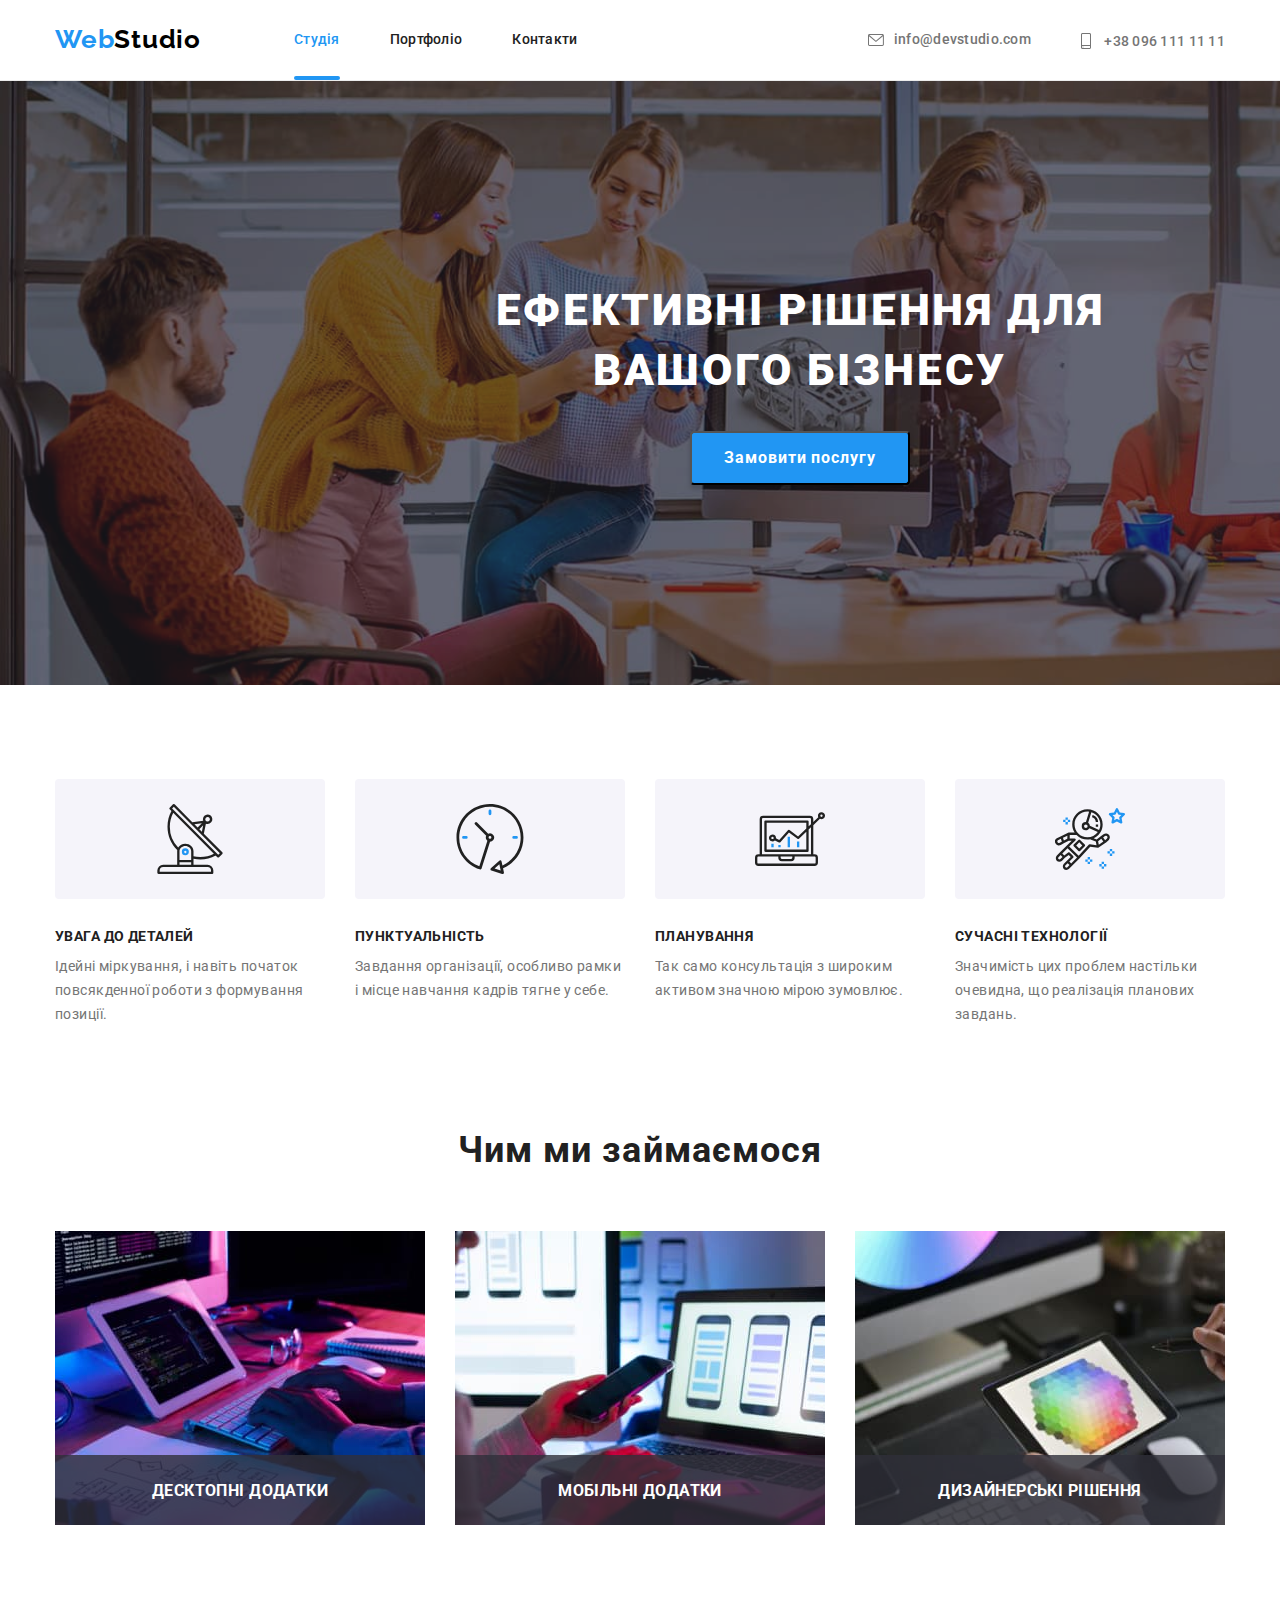
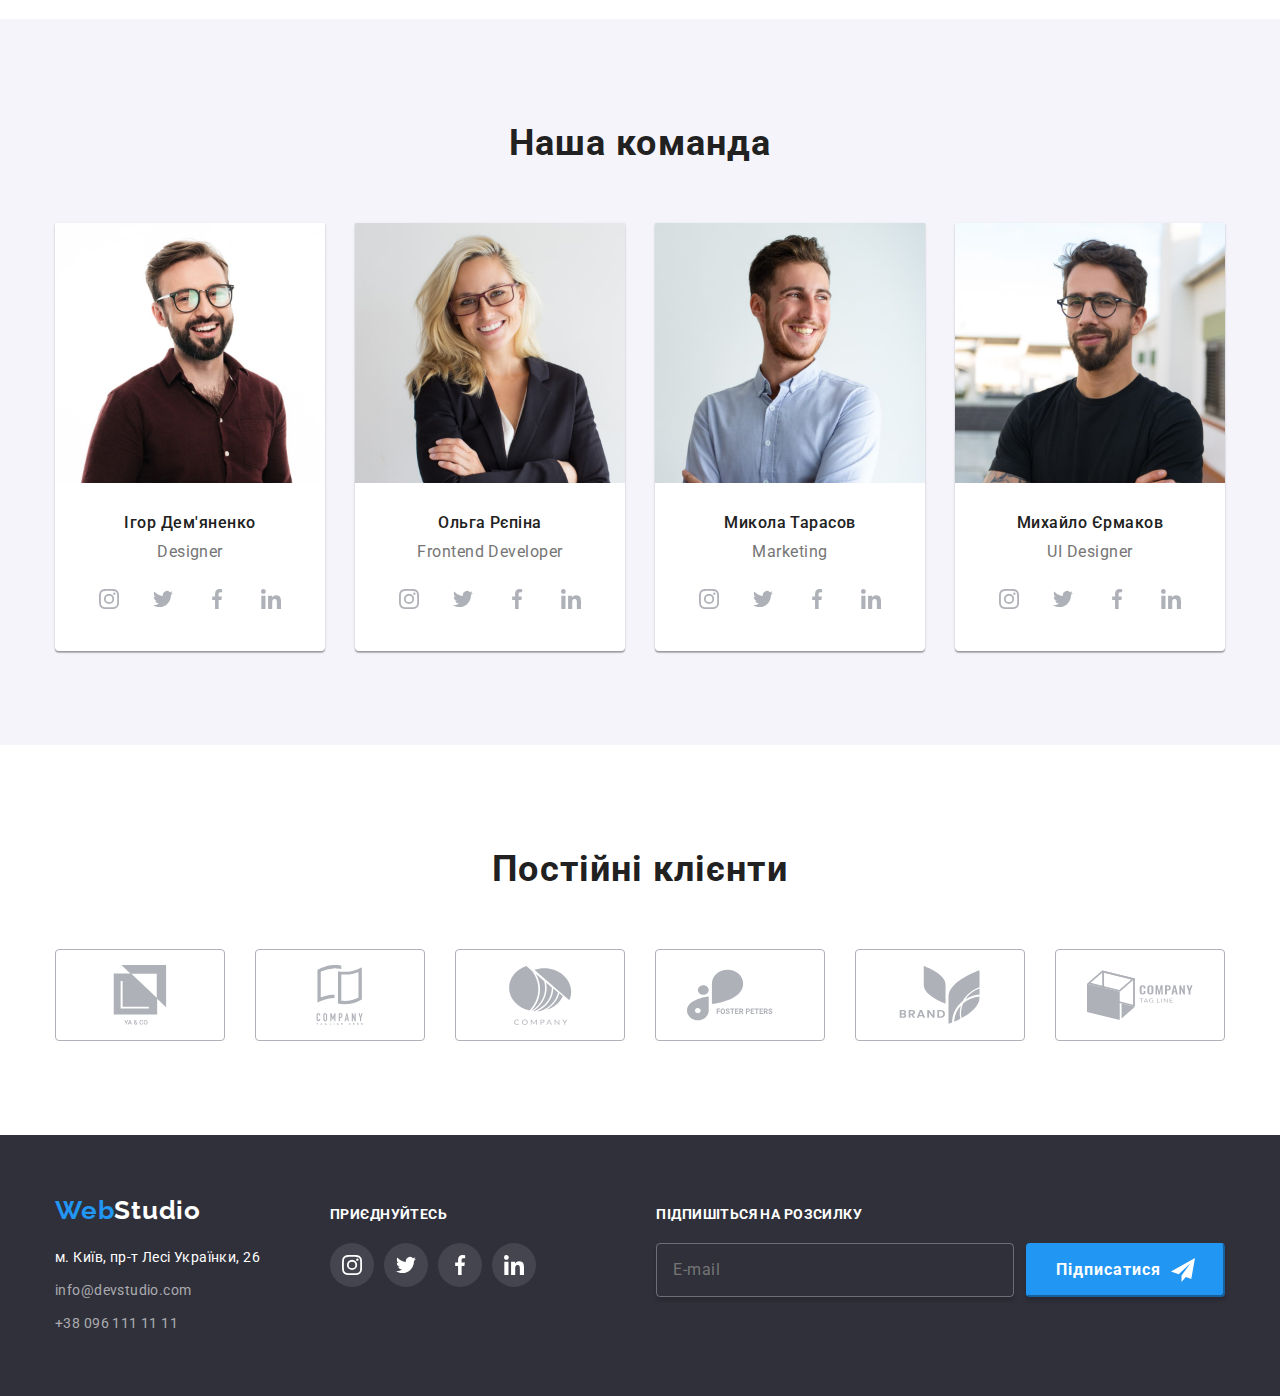
<file: index.html>
<!DOCTYPE html>
<html lang="uk">
  <head>
    <meta charset="UTF-8" />
    <meta http-equiv="X-UA-Compatible" content="IE=edge" />
    <meta name="viewport" content="width=device-width, initial-scale=1.0" />
    <title>WebStudio</title>
    <!-- подключение шрифтов -->
    <link rel="preconnect" href="https://fonts.googleapis.com" />
    <link rel="preconnect" href="https://fonts.gstatic.com" crossorigin />

    <link
      href="https://fonts.googleapis.com/css2?family=Raleway:wght@700&family=Roboto:wght@400;500;700;900&display=swap"
      rel="stylesheet"
    />
    <link
      rel="stylesheet"
      href="https://cdnjs.cloudflare.com/ajax/libs/modern-normalize/2.0.0/modern-normalize.css"
    />
    <link rel="stylesheet" href="./css/styles.css" />
  </head>
  <body>
    <!-- HEADER -->
    <header class="bg-header">
      <div class="container nav-flex">
        <div class="logo-nav-flex">
          <a href="./index.html" class="logo"
            ><span lang="en">Web</span><span lang="en" class="logo-part">Studio</span>
          </a>
          <nav>
            <ul class="nav-flex link">
              <li class="item current-page">
                <a href="#" class="current-page-nav nav-link">Студія</a>
              </li>
              <li class="item">
                <a href="./portfolio.html" class="nav-link">Портфоліо</a>
              </li>
              <li class="item">
                <a href="#contacts" class="nav-link">Контакти</a>
              </li>
            </ul>
          </nav>
        </div>

        <ul class="link nav-flex">
          <li class="item">
            <a href="mailto:info@devstudio.com" class="mail-link">
              <svg class="nav-icon-envelope" width="16" height="12">
                <use href="./images/icons.svg#icon-envelope"></use>
              </svg>
              info@devstudio.com
            </a>
          </li>
          <li class="item">
            <a href="tel:+380961111111" class="tel-link">
              <sub>
                <svg class="nav-icon-smartphone" width="10" height="16">
                  <use href="./images/icons.svg#icon-smartphone"></use>
                </svg>
              </sub>
              +38 096 111 11 11
            </a>
          </li>
        </ul>
      </div>
    </header>
    <main>
      <!-- HERO -->
      <section class="section-bg-hero bg-hero">
        <div class="">
          <div class="container">
            <h1 class="header-hero">Ефективні рішення для вашого бізнесу</h1>
            <button type="button" class="button-service" data-modal-open>Замовити послугу</button>
          </div>
        </div>
      </section>

      <!--About-->
      <section class="section">
        <div class="container">
          <h2 class="visually-hidden">Specific company</h2>
          <ul class="link about-flex">
            <li class="about-list">
              <div class="about-container">
                <svg class="about-icon" width="70" height="70">
                  <use href="./images/icons.svg#icon-antenna"></use>
                </svg>
              </div>
              <h3 class="about-header">УВАГА ДО ДЕТАЛЕЙ</h3>
              <p class="about-paragraph">
                Ідейні міркування, і навіть початок повсякденної роботи з формування позиції.
              </p>
            </li>
            <li class="about-list">
              <div class="about-container">
                <svg class="about-icon" width="70" height="70">
                  <use href="./images/icons.svg#icon-clock"></use>
                </svg>
              </div>
              <h3 class="about-header">ПУНКТУАЛЬНІСТЬ</h3>
              <p class="about-paragraph">
                Завдання організації, особливо рамки і місце навчання кадрів тягне у себе.
              </p>
            </li>
            <li class="about-list">
              <div class="about-container">
                <svg class="about-icon" width="70" height="70">
                  <use href="./images/icons.svg#icon-diagram"></use>
                </svg>
              </div>
              <h3 class="about-header">ПЛАНУВАННЯ</h3>
              <p class="about-paragraph">
                Так само консультація з широким активом значною мірою зумовлює.
              </p>
            </li>
            <li class="about-list">
              <div class="about-container">
                <svg class="about-icon" width="70" height="70">
                  <use href="./images/icons.svg#icon-astronaut"></use>
                </svg>
              </div>
              <h3 class="about-header">СУЧАСНІ ТЕХНОЛОГІЇ</h3>
              <p class="about-paragraph">
                Значимість цих проблем настільки очевидна, що реалізація планових завдань.
              </p>
            </li>
          </ul>
        </div>
      </section>
      <!--About our work-->
      <section class="section work">
        <div class="container">
          <h2 class="header-second">Чим ми займаємося</h2>
          <ul class="link about-work-flex">
            <li class="about-work-list">
              <img src="./images/box1.jpg" alt="Екран і руки на клавіатурі" width="370" />
              <div class="about-work-item">
                <h3>Десктопні додатки</h3>
              </div>
            </li>
            <li class="about-work-list">
              <img src="./images/box2.jpg" alt="Екран і телефон в руці" width="370" />
              <div class="about-work-item">
                <h3>Мобільні додатки</h3>
              </div>
            </li>
            <li class="about-work-list">
              <img src="./images/box3.jpg" alt="Планшет в руці" width="370" />
              <div class="about-work-item">
                <h3>Дизайнерські рішення</h3>
              </div>
            </li>
          </ul>
        </div>
      </section>

      <!-- Our team -->
      <section class="section our-team">
        <div class="container">
          <h2 class="header-second">Наша команда</h2>
          <ul class="link our-team-flex">
            <li class="our-team-list">
              <img src="./images/imgpd1.jpg" alt="Фотографія продакт дизайнера" width="270" />
              <div class="our-team-item">
                <h3 class="our-team-name">Ігор Дем'яненко</h3>
                <p class="our-team-paragraph"><span lang="en">Designer</span></p>
                <ul class="our-team-social-container link">
                  <li class="our-team-icon-container list">
                    <a href="" class="our-team-icon-link" target="_blank" rel="noopener noreferrer">
                      <svg class="our-team-icon" width="20" height="20">
                        <use href="./images/icons.svg#icon-instagram"></use>
                      </svg>
                    </a>
                  </li>
                  <li class="our-team-icon-container list">
                    <a href="" class="our-team-icon-link" target="_blank" rel="noopener noreferrer">
                      <svg class="our-team-icon" width="20" height="20">
                        <use href="./images/icons.svg#icon-twitter"></use>
                      </svg>
                    </a>
                  </li>
                  <li class="our-team-icon-container list">
                    <a href="" class="our-team-icon-link" target="_blank" rel="noopener noreferrer">
                      <svg class="our-team-icon" width="20" height="20">
                        <use href="./images/icons.svg#icon-facebook"></use>
                      </svg>
                    </a>
                  </li>
                  <li class="our-team-icon-container list">
                    <a href="" class="our-team-icon-link" target="_blank" rel="noopener noreferrer">
                      <svg class="our-team-icon" width="20" height="20">
                        <use href="./images/icons.svg#icon-linkedin"></use>
                      </svg>
                    </a>
                  </li>
                </ul>
              </div>
            </li>
            <li class="our-team-list">
              <img src="./images/imgfd1.jpg" alt="Фотографія фронтенд розробника" width="270" />
              <div class="our-team-item">
                <h3 class="our-team-name">Ольга Рєпіна</h3>
                <p class="our-team-paragraph"><span lang="en">Frontend Developer</span></p>
                <ul class="our-team-social-container link">
                  <li class="our-team-icon-container list">
                    <a href="" class="our-team-icon-link" target="_blank" rel="noopener noreferrer">
                      <svg class="our-team-icon" width="20" height="20">
                        <use href="./images/icons.svg#icon-instagram"></use>
                      </svg>
                    </a>
                  </li>
                  <li class="our-team-icon-container list">
                    <a href="" class="our-team-icon-link" target="_blank" rel="noopener noreferrer">
                      <svg class="our-team-icon" width="20" height="20">
                        <use href="./images/icons.svg#icon-twitter"></use>
                      </svg>
                    </a>
                  </li>
                  <li class="our-team-icon-container list">
                    <a href="" class="our-team-icon-link" target="_blank" rel="noopener noreferrer">
                      <svg class="our-team-icon" width="20" height="20">
                        <use href="./images/icons.svg#icon-facebook"></use>
                      </svg>
                    </a>
                  </li>
                  <li class="our-team-icon-container list">
                    <a href="" class="our-team-icon-link" target="_blank" rel="noopener noreferrer">
                      <svg class="our-team-icon" width="20" height="20">
                        <use href="./images/icons.svg#icon-linkedin"></use>
                      </svg>
                    </a>
                  </li>
                </ul>
              </div>
            </li>
            <li class="our-team-list">
              <img src="./images/imgm1.jpg" alt="Фотографія маркетолога" width="270" />
              <div class="our-team-item">
                <h3 class="our-team-name">Микола Тарасов</h3>
                <p class="our-team-paragraph"><span lang="en">Marketing</span></p>
                <ul class="our-team-social-container link">
                  <li class="our-team-icon-container list">
                    <a href="" class="our-team-icon-link" target="_blank" rel="noopener noreferrer">
                      <svg class="our-team-icon" width="20" height="20">
                        <use href="./images/icons.svg#icon-instagram"></use>
                      </svg>
                    </a>
                  </li>
                  <li class="our-team-icon-container list">
                    <a href="" class="our-team-icon-link" target="_blank" rel="noopener noreferrer">
                      <svg class="our-team-icon" width="20" height="20">
                        <use href="./images/icons.svg#icon-twitter"></use>
                      </svg>
                    </a>
                  </li>
                  <li class="our-team-icon-container list">
                    <a href="" class="our-team-icon-link" target="_blank" rel="noopener noreferrer">
                      <svg class="our-team-icon" width="20" height="20">
                        <use href="./images/icons.svg#icon-facebook"></use>
                      </svg>
                    </a>
                  </li>
                  <li class="our-team-icon-container list">
                    <a href="" class="our-team-icon-link" target="_blank" rel="noopener noreferrer">
                      <svg class="our-team-icon" width="20" height="20">
                        <use href="./images/icons.svg#icon-linkedin"></use>
                      </svg>
                    </a>
                  </li>
                </ul>
              </div>
            </li>
            <li class="our-team-list">
              <img src="./images/imguid1.jpg" alt="Фотографія UI дизайнера" width="270" />
              <div class="our-team-item">
                <h3 class="our-team-name">Михайло Єрмаков</h3>
                <p class="our-team-paragraph"><span lang="en">UI Designer</span></p>
                <ul class="our-team-social-container link">
                  <li class="our-team-icon-container list">
                    <a href="" class="our-team-icon-link" target="_blank" rel="noopener noreferrer">
                      <svg class="our-team-icon" width="20" height="20">
                        <use href="./images/icons.svg#icon-instagram"></use>
                      </svg>
                    </a>
                  </li>
                  <li class="our-team-icon-container list">
                    <a href="" class="our-team-icon-link" target="_blank" rel="noopener noreferrer">
                      <svg class="our-team-icon" width="20" height="20">
                        <use href="./images/icons.svg#icon-twitter"></use>
                      </svg>
                    </a>
                  </li>
                  <li class="our-team-icon-container list">
                    <a href="" class="our-team-icon-link" target="_blank" rel="noopener noreferrer">
                      <svg class="our-team-icon" width="20" height="20">
                        <use href="./images/icons.svg#icon-facebook"></use>
                      </svg>
                    </a>
                  </li>
                  <li class="our-team-icon-container list">
                    <a href="" class="our-team-icon-link" target="_blank" rel="noopener noreferrer">
                      <svg class="our-team-icon" width="20" height="20">
                        <use href="./images/icons.svg#icon-linkedin"></use>
                      </svg>
                    </a>
                  </li>
                </ul>
              </div>
            </li>
          </ul>
        </div>
      </section>
      <!-- Our clients -->
      <section class="section our-clients">
        <div class="container">
          <h2 class="header-second">Постійні клієнти</h2>
          <ul class="link our-clients-flex">
            <li class="our-clients-rectangle">
              <a href="" class="our-clients-link" target="_blank" rel="noopener noreferrer">
                <svg class="our-clients-icon" width="106" height="60">
                  <use href="./images/icons.svg#icon-client-1"></use>
                </svg>
              </a>
            </li>
            <li class="our-clients-rectangle">
              <a href="" class="our-clients-link" target="_blank" rel="noopener noreferrer">
                <svg class="our-clients-icon" width="106" height="60">
                  <use href="./images/icons.svg#icon-client-2"></use>
                </svg>
              </a>
            </li>
            <li class="our-clients-rectangle">
              <a href="" class="our-clients-link" target="_blank" rel="noopener noreferrer">
                <svg class="our-clients-icon" width="106" height="60">
                  <use href="./images/icons.svg#icon-client-3"></use>
                </svg>
              </a>
            </li>
            <li class="our-clients-rectangle">
              <a href="" class="our-clients-link" target="_blank" rel="noopener noreferrer">
                <svg class="our-clients-icon" width="106" height="60">
                  <use href="./images/icons.svg#icon-client-4"></use>
                </svg>
              </a>
            </li>
            <li class="our-clients-rectangle">
              <a href="" class="our-clients-link" target="_blank" rel="noopener noreferrer">
                <svg class="our-clients-icon" width="106" height="60">
                  <use href="./images/icons.svg#icon-client-5"></use>
                </svg>
              </a>
            </li>
            <li class="our-clients-rectangle">
              <a href="" class="our-clients-link" target="_blank" rel="noopener noreferrer">
                <svg class="our-clients-icon" width="106" height="60">
                  <use href="./images/icons.svg#icon-client-6"></use>
                </svg>
              </a>
            </li>
          </ul>
        </div>
      </section>
    </main>
    <!-- Footer -->
    <footer class="footer">
      <div class="ft-container container">
        <div class="ft-left-side-container">
          <a href="./index.html" class="logo-ft"
            ><span lang="en">Web</span><span lang="en" class="logo-part-ft">Studio</span>
          </a>
          <address id="contacts" class="ft-address">
            <ul class="link">
              <li class="li-ft">
                <a
                  href="https://goo.gl/maps/rEXAgXgdKfEQJtbBA?coh=178573&amp;entry=tt"
                  target="_blank"
                  rel="noopener noreferrer"
                  class="address-link-ft"
                  >м. Київ, пр-т Лесі Українки, 26
                </a>
              </li>
              <li class="li-ft">
                <a href="mailto:info@devstudio.com" class="mail-link-ft"
                  ><span lang="en">info@devstudio.com</span>
                </a>
              </li>
              <li><a href="tel:+380961111111" class="tel-link-ft">+38 096 111 11 11</a></li>
            </ul>
          </address>
        </div>
        <div class="ft-center-side-container">
          <h2 class="ft-header">приєднуйтесь</h2>
          <ul class="link ft-social-container">
            <li class="ft-icon-container list">
              <a href="" class="ft-icon-link" target="_blank" rel="noopener noreferrer">
                <svg class="ft-icon" width="20" height="20">
                  <use href="./images/icons.svg#icon-instagram"></use>
                </svg>
              </a>
            </li>
            <li class="ft-icon-container list">
              <a href="" class="ft-icon-link" target="_blank" rel="noopener noreferrer">
                <svg class="ft-icon" width="20" height="20">
                  <use href="./images/icons.svg#icon-twitter"></use>
                </svg>
              </a>
            </li>
            <li class="ft-icon-container list">
              <a href="" class="ft-icon-link" target="_blank" rel="noopener noreferrer">
                <svg class="ft-icon" width="20" height="20">
                  <use href="./images/icons.svg#icon-facebook"></use>
                </svg>
              </a>
            </li>
            <li class="ft-icon-container list">
              <a href="" class="ft-icon-link" target="_blank" rel="noopener noreferrer">
                <svg class="ft-icon" width="20" height="20">
                  <use href="./images/icons.svg#icon-linkedin"></use>
                </svg>
              </a>
            </li>
          </ul>
        </div>
        <div class="ft-subscribe-container">
          <h2 class="ft-header">Підпишіться на розсилку</h2>
          <form class="ft-subscription">
            <input class="ft-input" type="email" name="email" placeholder="E-mail" />
            <button type="submit" class="ft-btn">
              Підписатися
              <svg class="ft-btn-icon" width="24" height="24">
                <use href="./images/icons.svg#icon-send"></use>
              </svg>
            </button>
          </form>
        </div>
      </div>
    </footer>

    <!-- Modal window -->
    <div class="backdrop is-hidden" data-modal>
      <div class="modal">
        <button type="button" class="modal-close-btn" data-modal-close>
          <svg class="modal-close-icon" width="18" height="18">
            <use href="./images/icons.svg#close-modal"></use>
          </svg>
        </button>
        <h2 class="mdl-header">Залиште свої дані, ми вам передзвонимо</h2>
        <form class="mdl-form">
          <label class="form-field"
            >Ім'я
            <input class="mdl-input" type="text" name="name" required />
            <svg class="modal-icon" width="18" height="18">
              <use href="./images/icons.svg#person-modal"></use>
            </svg>
          </label>

          <label class="form-field"
            >Телефон
            <input
              class="mdl-input"
              type="tel"
              name="phone"
              minlength="9"
              maxlength="14"
              required
            />
            <svg class="modal-icon" width="18" height="18">
              <use href="./images/icons.svg#phone-modal"></use>
            </svg>
          </label>

          <label class="form-field"
            >Пошта
            <input class="mdl-input" type="email" name="e-mail" required />
            <svg class="modal-icon" width="18" height="18">
              <use href="./images/icons.svg#email-modal"></use>
            </svg>
          </label>

          <label class="form-field form-field-textarea"
            >Коментар
            <textarea
              class="mdl-textarea"
              name="comment"
              rows="7"
              placeholder="Введіть текст"
            ></textarea>
          </label>

          <label class="mdl-label-agr">
            <input class="mdl-checkbox" type="checkbox" />
            <span class="mdl-icon-checkbox"></span>
            <span class="mdl-label-agree">Погоджуюся з розсилкою та приймаю</span>
            <a class="mdl-label-agreement" href="">Умови договору</a>
          </label>

          <button class="mdl-btn-send" type="submit">Відправити</button>
        </form>
      </div>
    </div>
    <script src="./js/modal.js"></script>
  </body>
</html>
</file>
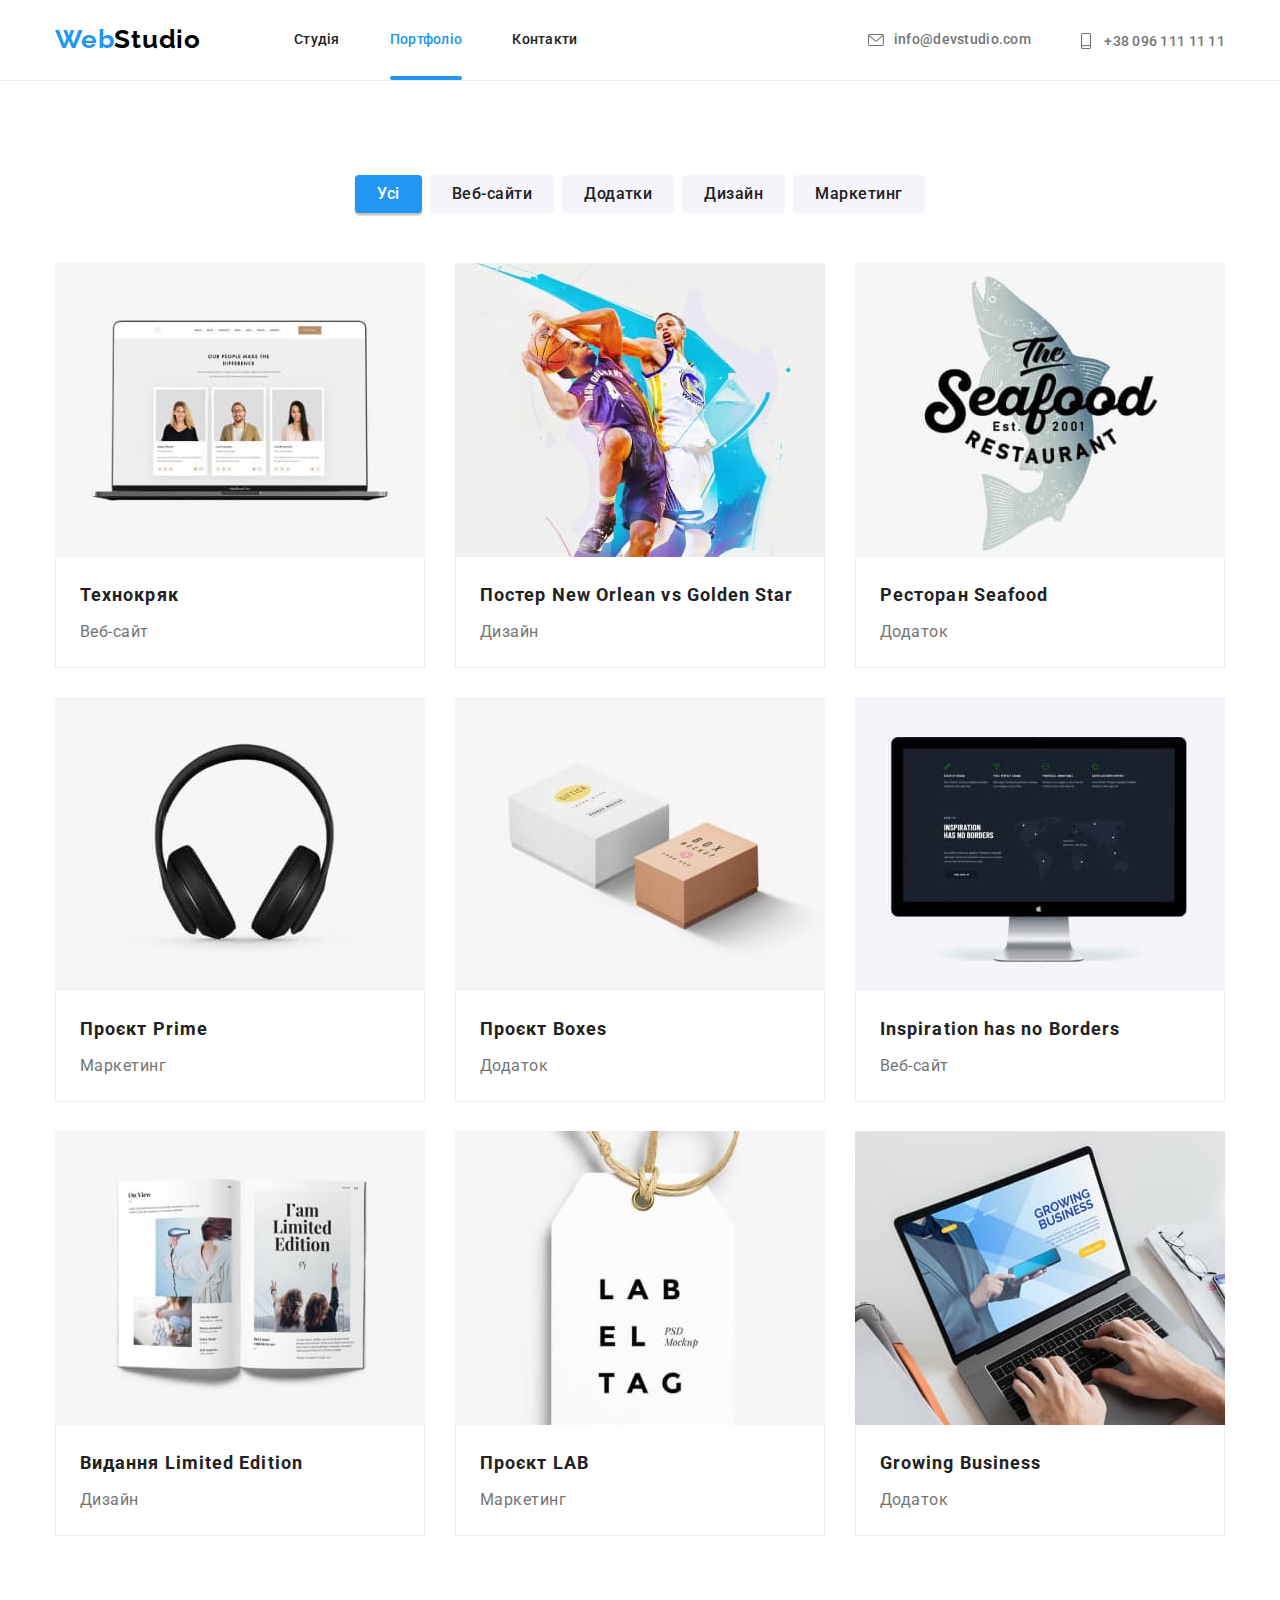
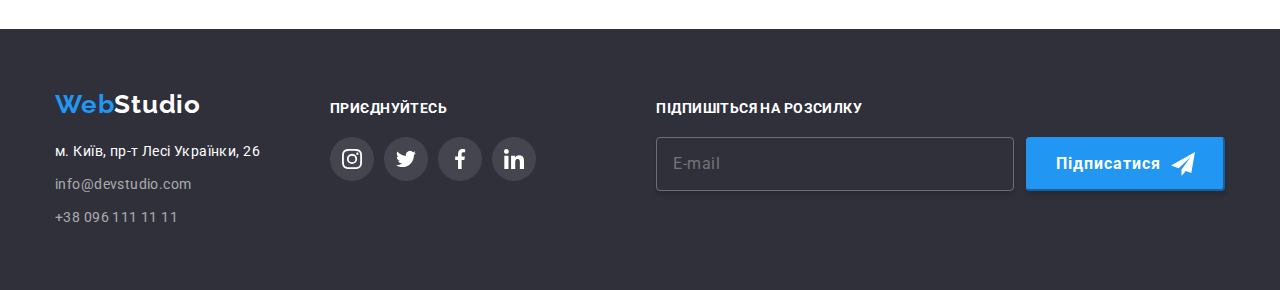
<file: portfolio.html>
<!DOCTYPE html>
<html lang="uk">
  <head>
    <meta charset="UTF-8" />
    <meta http-equiv="X-UA-Compatible" content="IE=edge" />
    <meta name="viewport" content="width=device-width, initial-scale=1.0" />
    <title>WebStudio</title>
    <!-- подключение шрифтов -->
    <link rel="preconnect" href="https://fonts.googleapis.com" />
    <link rel="preconnect" href="https://fonts.gstatic.com" crossorigin />
    <link
      href="https://fonts.googleapis.com/css2?family=Raleway:wght@700&family=Roboto:wght@400;500;700;900&display=swap"
      rel="stylesheet"
    />
    <link
      rel="stylesheet"
      href="https://cdnjs.cloudflare.com/ajax/libs/modern-normalize/2.0.0/modern-normalize.css"
    />
    <link rel="stylesheet" href="./css/styles.css" />
  </head>
  <body>
    <!-- HEADER -->
    <header class="bg-header">
      <div class="container nav-flex">
        <div class="logo-nav-flex">
          <a href="./index.html" class="logo"
            ><span lang="en">Web</span><span lang="en" class="logo-part">Studio</span>
          </a>
          <nav>
            <ul class="link nav-flex">
              <li class="item"><a href="./index.html" class="nav-link">Студія</a></li>
              <li class="item current-page">
                <a href="./portfolio.html" class="current-page-nav nav-link">Портфоліо</a>
              </li>
              <li class="item"><a href="#contacts" class="nav-link">Контакти</a></li>
            </ul>
          </nav>
        </div>
        <ul class="link nav-flex">
          <li class="item">
            <a href="mailto:info@devstudio.com" class="mail-link">
              <svg class="nav-icon-envelope" width="16" height="12">
                <use href="./images/icons.svg#icon-envelope"></use>
              </svg>
              info@devstudio.com
            </a>
          </li>
          <li class="item">
            <a href="tel:+380961111111" class="tel-link">
              <sub>
                <svg class="nav-icon-smartphone" width="10" height="16">
                  <use href="./images/icons.svg#icon-smartphone"></use>
                </svg>
              </sub>
              +38 096 111 11 11
            </a>
          </li>
        </ul>
      </div>
    </header>
    <!-- HERO -->
    <main>
      <section class="section">
        <div class="container">
          <h1 class="visually-hidden">Portfolio</h1>
          <ul class="link menu-portfolio">
            <li class="menu-button">
              <button type="button" class="first">Усі</button>
            </li>
            <li class="menu-button">
              <button type="button" class="menu-list-portfolio">Веб-сайти</button>
            </li>
            <li class="menu-button">
              <button type="button" class="menu-list-portfolio">Додатки</button>
            </li>
            <li class="menu-button">
              <button type="button" class="menu-list-portfolio">Дизайн</button>
            </li>
            <li class="menu-button">
              <button type="button" class="menu-list-portfolio">Маркетинг</button>
            </li>
          </ul>

          <ul class="link exzamples-portfolio">
            <li class="exsamples-list">
              <a href="" class="decoration exsamples-list-link">
                <div class="exsamples-list-img">
                  <img
                    src="./images/img-exsamples1.jpg"
                    alt="Приклад веб-сайту"
                    width="370"
                    height="294"
                  />
                  <p class="exsamples-text-on-img">
                    Ресурс пропонує комплексні пропозиції з різним рівнем функціоналу та сервісів.
                    Все це дозволить відвідувачу отримати вичерпні відомості про компанію чи
                    приватну особу.
                  </p>
                </div>
                <div class="exsamples-item">
                  <h3 class="exsamples-header">Технокряк</h3>
                  <p class="exsamples-paragraph">Веб-сайт</p>
                </div>
              </a>
            </li>
            <li class="exsamples-list">
              <a href="" class="decoration exsamples-list-link">
                <div class="exsamples-list-img">
                  <img
                    src="./images/img-exsamples2.jpg"
                    alt="Приклад дизайну"
                    width="370"
                    height="294"
                    class=""
                  />
                  <p class="exsamples-text-on-img">
                    Ресурс пропонує комплексні пропозиції з різним рівнем функціоналу та сервісів.
                    Все це дозволить відвідувачу отримати вичерпні відомості про компанію чи
                    приватну особу.
                  </p>
                </div>
                <div class="exsamples-item">
                  <h3 class="exsamples-header">
                    Постер <span lang="en">New Orlean vs Golden Star</span>
                  </h3>
                  <p class="exsamples-paragraph">Дизайн</p>
                </div>
              </a>
            </li>
            <li class="exsamples-list">
              <a href="" class="decoration exsamples-list-link">
                <div class="exsamples-list-img">
                  <img
                    src="./images/img-exsamples3.jpg"
                    alt="Приклад додатку"
                    width="370"
                    height="294"
                    class=""
                  />
                  <p class="exsamples-text-on-img">
                    Ресурс пропонує комплексні пропозиції з різним рівнем функціоналу та сервісів.
                    Все це дозволить відвідувачу отримати вичерпні відомості про компанію чи
                    приватну особу.
                  </p>
                </div>
                <div class="exsamples-item">
                  <h3 class="exsamples-header">Ресторан <span lang="en">Seafood</span></h3>
                  <p class="exsamples-paragraph">Додаток</p>
                </div>
              </a>
            </li>
            <li class="exsamples-list">
              <a href="" class="decoration exsamples-list-link">
                <div class="exsamples-list-img">
                  <img
                    src="./images/img-exsamples4.jpg"
                    alt="Приклад маркетингу"
                    width="370"
                    height="294"
                    class=""
                  />
                  <p class="exsamples-text-on-img">
                    Ресурс пропонує комплексні пропозиції з різним рівнем функціоналу та сервісів.
                    Все це дозволить відвідувачу отримати вичерпні відомості про компанію чи
                    приватну особу.
                  </p>
                </div>
                <div class="exsamples-item">
                  <h3 class="exsamples-header">Проєкт <span lang="en">Prime</span></h3>
                  <p class="exsamples-paragraph">Маркетинг</p>
                </div>
              </a>
            </li>
            <li class="exsamples-list">
              <a href="" class="decoration exsamples-list-link">
                <div class="exsamples-list-img">
                  <img
                    src="./images/img-exsamples5.jpg"
                    alt="Приклад додатку"
                    width="370"
                    height="294"
                    class=""
                  />
                  <p class="exsamples-text-on-img">
                    Ресурс пропонує комплексні пропозиції з різним рівнем функціоналу та сервісів.
                    Все це дозволить відвідувачу отримати вичерпні відомості про компанію чи
                    приватну особу.
                  </p>
                </div>
                <div class="exsamples-item">
                  <h3 class="exsamples-header">Проєкт Boxes</h3>
                  <p class="exsamples-paragraph">Додаток</p>
                </div>
              </a>
            </li>
            <li class="exsamples-list">
              <a href="" class="decoration exsamples-list-link">
                <div class="exsamples-list-img">
                  <img
                    src="./images/img-exsamples6.jpg"
                    alt="Приклад веб-сайту"
                    width="370"
                    height="294"
                    class="class"
                  />
                  <p class="exsamples-text-on-img">
                    Ресурс пропонує комплексні пропозиції з різним рівнем функціоналу та сервісів.
                    Все це дозволить відвідувачу отримати вичерпні відомості про компанію чи
                    приватну особу.
                  </p>
                </div>
                <div class="exsamples-item">
                  <h3 class="exsamples-header">
                    <span lang="en">Inspiration has no Borders</span>
                  </h3>
                  <p class="exsamples-paragraph">Веб-сайт</p>
                </div>
              </a>
            </li>
            <li class="exsamples-list">
              <a href="" class="decoration exsamples-list-link">
                <div class="exsamples-list-img">
                  <img
                    src="./images/img-exsamples7.jpg"
                    alt="Приклад дизайну"
                    width="370"
                    height="294"
                    class="class"
                  />
                  <p class="exsamples-text-on-img">
                    Ресурс пропонує комплексні пропозиції з різним рівнем функціоналу та сервісів.
                    Все це дозволить відвідувачу отримати вичерпні відомості про компанію чи
                    приватну особу.
                  </p>
                </div>
                <div class="exsamples-item">
                  <h3 class="exsamples-header">Видання <span lang="en">Limited Edition</span></h3>
                  <p class="exsamples-paragraph">Дизайн</p>
                </div>
              </a>
            </li>
            <li class="exsamples-list">
              <a href="" class="decoration exsamples-list-link">
                <div class="exsamples-list-img">
                  <img
                    src="./images/img-exsamples8.jpg"
                    alt="Приклад маркетингу"
                    width="370"
                    height="294"
                    class="class"
                  />
                  <p class="exsamples-text-on-img">
                    Ресурс пропонує комплексні пропозиції з різним рівнем функціоналу та сервісів.
                    Все це дозволить відвідувачу отримати вичерпні відомості про компанію чи
                    приватну особу.
                  </p>
                </div>
                <div class="exsamples-item">
                  <h3 class="exsamples-header">Проєкт <span lang="en">LAB</span></h3>
                  <p class="exsamples-paragraph">Маркетинг</p>
                </div>
              </a>
            </li>
            <li class="exsamples-list">
              <a href="" class="decoration exsamples-list-link">
                <div class="exsamples-list-img">
                  <img
                    src="./images/img-exsamples9.jpg"
                    alt="Приклад додатку"
                    width="370"
                    height="294"
                    class="class"
                  />
                  <p class="exsamples-text-on-img">
                    Ресурс пропонує комплексні пропозиції з різним рівнем функціоналу та сервісів.
                    Все це дозволить відвідувачу отримати вичерпні відомості про компанію чи
                    приватну особу.
                  </p>
                </div>
                <div class="exsamples-item">
                  <h3 class="exsamples-header"><span lang="en">Growing Business</span></h3>
                  <p class="exsamples-paragraph">Додаток</p>
                </div>
              </a>
            </li>
          </ul>
        </div>
      </section>
    </main>
    <!-- Footer -->
    <footer class="footer">
      <div class="ft-container container">
        <div class="ft-left-side-container">
          <a href="./index.html" class="logo-ft"
            ><span lang="en">Web</span><span lang="en" class="logo-part-ft">Studio</span>
          </a>
          <address id="contacts" class="ft-address">
            <ul class="link">
              <li class="li-ft">
                <a
                  href="https://goo.gl/maps/rEXAgXgdKfEQJtbBA?coh=178573&amp;entry=tt"
                  target="_blank"
                  rel="noopener noreferrer"
                  class="address-link-ft"
                  >м. Київ, пр-т Лесі Українки, 26
                </a>
              </li>
              <li class="li-ft">
                <a href="mailto:info@devstudio.com" class="mail-link-ft"
                  ><span lang="en">info@devstudio.com</span>
                </a>
              </li>
              <li><a href="tel:+380961111111" class="tel-link-ft">+38 096 111 11 11</a></li>
            </ul>
          </address>
        </div>
        <div class="ft-center-side-container">
          <h2 class="ft-header">приєднуйтесь</h2>
          <ul class="link ft-social-container">
            <li class="ft-icon-container list">
              <a href="" class="ft-icon-link" target="_blank" rel="noopener noreferrer">
                <svg class="ft-icon" width="20" height="20">
                  <use href="./images/icons.svg#icon-instagram"></use>
                </svg>
              </a>
            </li>
            <li class="ft-icon-container list">
              <a href="" class="ft-icon-link" target="_blank" rel="noopener noreferrer">
                <svg class="ft-icon" width="20" height="20">
                  <use href="./images/icons.svg#icon-twitter"></use>
                </svg>
              </a>
            </li>
            <li class="ft-icon-container list">
              <a href="" class="ft-icon-link" target="_blank" rel="noopener noreferrer">
                <svg class="ft-icon" width="20" height="20">
                  <use href="./images/icons.svg#icon-facebook"></use>
                </svg>
              </a>
            </li>
            <li class="ft-icon-container list">
              <a href="" class="ft-icon-link" target="_blank" rel="noopener noreferrer">
                <svg class="ft-icon" width="20" height="20">
                  <use href="./images/icons.svg#icon-linkedin"></use>
                </svg>
              </a>
            </li>
          </ul>
        </div>
        <div class="ft-subscribe-container">
          <h2 class="ft-header">Підпишіться на розсилку</h2>
          <form class="ft-subscription">
            <input class="ft-input" type="email" name="email" placeholder="E-mail" />
            <button type="submit" class="ft-btn">
              Підписатися
              <svg class="ft-btn-icon" width="24" height="24">
                <use href="./images/icons.svg#icon-send"></use>
              </svg>
            </button>
          </form>
        </div>
      </div>
    </footer>
  </body>
</html>
</file>
<file: css/styles.css>
:root {
  --bg-color-main: #2f303a;
  --accent-color: #2196f3;
  --second-accent-color: #ffffff;
  --header-color: #212121;
  --paragraph-color: #757575;

  --font-family: 'Roboto', sans-serif;
  --font-weight-nav: 500;
  --font-weight-header: 700;
  --font-weight-main-header: 900;
  --font-weight-paragraph: 400;

  --font-size-paragraph: 14px;
  --font-size-header: 16px;
}

body {
  font-family: 'Roboto', 'Helvetica Neue', 'Verdana', 'Tahoma', sans-serif;
  font-style: normal;
  font-size: var(--font-size-paragraph);
  margin: 0;
  background-color: var(--second-accent-color);
}
.container {
  width: 1200px;
  padding-left: 15px;
  padding-right: 15px;
  margin-left: auto;
  margin-right: auto;
}
h1,
h2,
h3,
h4,
h5,
h6,
p,
ul {
  margin-top: 0;
  margin-bottom: 0;
}
.link {
  list-style-type: none;
  padding: 0;
  margin: 0;
}
.section {
  background-color: var(--second-accent-color);
  padding-top: 94px;
  padding-bottom: 94px;
}

/* Header */
.bg-header {
  background-color: var(--second-accent-color);
  border-bottom: 1px solid #ececec;
}

.logo {
  color: var(--accent-color);
  text-decoration: none;
  font-family: 'Raleway';
  font-weight: var(--font-weight-header);
  font-size: 26px;
  line-height: 1.192;
  letter-spacing: 0.03em;
  margin-right: 93px;
}
.logo-part {
  color: #000000;
}
.logo-nav-flex {
  display: flex;
  align-items: center;
}

.nav-flex {
  display: flex;
  align-items: center;
  margin-left: auto;
}

.item {
  margin-right: 50px;
}
.item:last-child {
  margin-right: 0;
}
.nav-link {
  position: relative;
  color: var(--header-color);
  text-decoration: none;
  font-weight: var(--font-weight-nav);
  line-height: 1.14;
  letter-spacing: 0.02em;
  display: block;
  padding-top: 32px;
  padding-bottom: 32px;
  transition: color 250ms cubic-bezier(0.4, 0, 0.2, 1);
}
.current-page-nav::after {
  position: absolute;
  left: 0;
  bottom: 0;
  content: '';
  width: 100%;
  height: 4px;
  border-radius: 2px;
  background-color: var(--accent-color);
}

.mail-link {
  color: var(--paragraph-color);
  text-decoration: none;
  font-weight: var(--font-weight-nav);
  line-height: 1.14;
  letter-spacing: 0.02em;
  display: flex;
  align-items: center;
  transition: color 250ms cubic-bezier(0.4, 0, 0.2, 1);
}

.nav-icon-envelope {
  margin-right: 10px;
  fill: currentColor;
}

.tel-link {
  color: var(--paragraph-color);
  text-decoration: none;
  font-weight: var(--font-weight-nav);
  line-height: 1.14;
  letter-spacing: 0.02em;
  transition: color 250ms cubic-bezier(0.4, 0, 0.2, 1);
}
.nav-icon-smartphone {
  margin-right: 10px;
  fill: currentColor;
}
.nav-link:focus,
.nav-link:hover,
.tel-link:focus,
.tel-link:hover,
.mail-link:focus,
.mail-link:hover {
  color: var(--accent-color);
}
.current-page > a {
  color: var(--accent-color);
}

/* HERO */

.section-bg-hero {
  background-image: url(../images/img-hero-overlay.png), url(../images/img-hero.jpg);
  background-size: cover;
  background-color: #c4c4c4;
  width: 1600px;

  text-align: center;
  margin-left: auto;
  margin-right: auto;
}
.bg-hero {
  padding-top: 200px;
  padding-bottom: 200px;
}

.header-hero {
  color: var(--second-accent-color);
  font-weight: var(--font-weight-main-header);
  font-size: 44px;
  line-height: 1.36;
  text-align: center;
  letter-spacing: 0.06em;
  text-transform: uppercase;
  width: 696px;

  margin-bottom: 30px;
  margin-left: auto;
  margin-right: auto;
}

.button-service {
  color: var(--second-accent-color);
  font-weight: var(--font-weight-header);
  font-family: var(--font-family);
  font-size: 16px;
  line-height: 1.88;
  letter-spacing: 0.06em;
  background-color: var(--accent-color);

  padding: 10px 32px;
  cursor: pointer;

  box-shadow: 0px 4px 4px rgba(0, 0, 0, 0.15);
  border-radius: 4px;
}
.button-service:active {
  background-color: #188ce8;
}

/* About */

.visually-hidden {
  position: absolute;
  white-space: nowrap;
  width: 1px;
  height: 1px;
  overflow: hidden;
  border: 0;
  padding: 0;
  clip: rect(0 0 0 0);
  clip-path: inset(50%);
  margin: -1px;
}
.about-flex {
  display: flex;
  flex-wrap: wrap;
  gap: 30px;
}

.header-second {
  color: var(--header-color);
  font-weight: var(--font-weight-header);
  font-size: 36px;
  line-height: 1.67;
  text-align: center;
  letter-spacing: 0.03em;

  margin-bottom: 50px;
}

.about-header {
  color: var(--header-color);
  font-weight: var(--font-weight-header);
  font-size: var(--font-size-paragraph);
  line-height: 1.14;
  letter-spacing: 0.03em;
  text-transform: uppercase;

  margin-bottom: 10px;
}
.about-paragraph {
  color: var(--paragraph-color);
  font-weight: var(--font-weight-paragraph);
  line-height: 1.71;
  letter-spacing: 0.03em;
}
.about-list {
  width: 270px;
}

.about-container {
  background-color: #f5f4fa;
  border-radius: 4px;
  margin-bottom: 30px;
  height: 120px;
  display: flex;
  justify-content: center;
  align-items: center;
}
.about-icon {
  display: block;
}

/* About our work */
.work {
  padding-top: 0px;
}
.about-work-flex {
  display: flex;
  flex-wrap: wrap;
  gap: 30px;
}
.about-work-list {
  width: 370px;
  position: relative;
}
img {
  display: block;
}

.about-work-item {
  position: absolute;
  height: 70px;
  width: 100%;
  background-color: rgba(47, 48, 58, 0.8);
  left: 0;
  bottom: 0;

  color: var(--second-accent-color);

  font-weight: var(--font-weight-header);
  letter-spacing: 0.42px;
  text-transform: uppercase;
  display: block;
  text-align: center;
  padding-top: 27px;
  padding-bottom: 27px;
}

/* Our-team */

.our-team {
  background-color: #f5f4fa;
}

.our-team-flex {
  display: flex;
  flex-wrap: wrap;
  gap: 30px;
}
.our-team-list {
  background-color: var(--second-accent-color);
  width: 270px;
  box-shadow: 0px 1px 3px rgba(0, 0, 0, 0.12), 0px 1px 1px rgba(0, 0, 0, 0.14),
    0px 2px 1px rgba(0, 0, 0, 0.2);
  border-radius: 0px 0px 4px 4px;
}
.our-team-name {
  color: var(--header-color);
  font-weight: var(--font-weight-nav);
  font-size: var(--font-size-header);
  line-height: 1.19;
  text-align: center;
  letter-spacing: 0.03em;
  margin-bottom: 10px;
}
.our-team-paragraph {
  color: var(--paragraph-color);
  font-weight: var(--font-weight-paragraph);
  font-size: var(--font-size-header);
  line-height: 1.19;
  text-align: center;
  letter-spacing: 0.03em;
  margin-bottom: 16px;
}
.our-team-item {
  padding-top: 30px;
  padding-bottom: 30px;
  padding-left: 32px;
  padding-right: 32px;
}

.our-team-social-container {
  display: flex;
}

.our-team-icon-container {
  width: 44px;
  height: 44px;
}
.our-team-icon-link {
  display: flex;
  height: 100%;
  width: 100%;
  justify-content: center;
  align-items: center;

  color: #afb1b8;
  border: none;
  background-color: transparent;
  border-radius: 50%;
  transition: color 250ms cubic-bezier(0.4, 0, 0.2, 1),
    background-color 250ms cubic-bezier(0.4, 0, 0.2, 1);
}
.our-team-icon {
  display: block;
  fill: currentColor;
}

.our-team-icon-container:not(:last-child) {
  margin-right: 10px;
}

.our-team-icon-link:hover,
.our-team-icon-link:focus {
  background-color: var(--accent-color);
  color: var(--second-accent-color);
}

/* Our clients */

.our-clients-flex {
  display: flex;
  flex-wrap: wrap;
  gap: 30px;
}
.our-clients-rectangle {
  width: 170px;
  height: 92px;
}
.our-clients-link {
  display: flex;
  height: 100%;
  width: 100%;
  justify-content: center;
  align-items: center;

  background-color: transparent;
  border: 1px solid #afb1b8;
  border-radius: 4px;
  color: #afb1b8;
  transition: color 250ms cubic-bezier(0.4, 0, 0.2, 1),
    border-color 250ms cubic-bezier(0.4, 0, 0.2, 1);
}
.our-clients-icon {
  display: block;
  fill: currentColor;
}
.our-clients-link:focus,
.our-clients-link:hover {
  border-color: var(--accent-color);
  color: var(--accent-color);
}

/* FOOTER */
.footer {
  background-color: var(--bg-color-main);
  padding-top: 60px;
  padding-bottom: 60px;
}
.ft-container {
  display: flex;
  align-items: baseline;
}
.ft-left-side-container {
  margin-right: 70px;
}

.logo-ft {
  color: var(--accent-color);
  text-decoration: none;
  font-family: 'Raleway';
  font-weight: var(--font-weight-header);
  font-size: 26px;
  line-height: 1.192;
  letter-spacing: 0.03em;

  display: inline-block;
  margin-bottom: 20px;
}
.logo-part-ft {
  color: var(--second-accent-color);
}
.ft-address {
  font-style: normal;
}
.li-ft {
  margin-bottom: 9px;
}
.address-link-ft {
  color: var(--second-accent-color);

  text-decoration: none;
  font-weight: var(--font-weight-paragraph);
  line-height: 1.714;
  letter-spacing: 0.03em;

  display: inline-block;
  transition: color 250ms cubic-bezier(0.4, 0, 0.2, 1);
}
.mail-link-ft {
  color: rgba(255, 255, 255, 0.6);

  text-decoration: none;
  font-weight: var(--font-weight-paragraph);
  line-height: 1.714;
  letter-spacing: 0.03em;

  display: inline-block;
  transition: color 250ms cubic-bezier(0.4, 0, 0.2, 1);
}
.tel-link-ft {
  color: rgba(255, 255, 255, 0.6);
  text-decoration: none;
  font-weight: var(--font-weight-paragraph);
  line-height: 1.714;
  letter-spacing: 0.03em;

  display: inline-block;
  transition: color 250ms cubic-bezier(0.4, 0, 0.2, 1);
}
.address-link-ft:focus,
.address-link-ft:hover,
.mail-link-ft:focus,
.mail-link-ft:hover,
.tel-link-ft:focus,
.tel-link-ft:hover {
  color: var(--accent-color);
}

.ft-center-side-container {
  margin-right: 93px;
}
.ft-header {
  font-weight: 700;
  font-size: 14px;
  line-height: 1.14;
  letter-spacing: 0.03em;
  text-transform: uppercase;
  color: var(--second-accent-color);
  margin-bottom: 20px;
}

.ft-social-container {
  display: flex;
}
.ft-icon-container {
  width: 44px;
  height: 44px;
}
.ft-icon-container:not(:last-child) {
  margin-right: 10px;
}

.ft-icon-link {
  display: flex;
  height: 100%;
  width: 100%;
  justify-content: center;
  align-items: center;

  color: var(--second-accent-color);

  border: none;
  background-color: rgba(255, 255, 255, 0.1);
  border-radius: 50%;
  transition: background-color 250ms cubic-bezier(0.4, 0, 0.2, 1);
}
.ft-icon {
  display: block;
  fill: currentColor;
}

.ft-icon-link:hover,
.ft-icon-link:focus {
  background-color: var(--accent-color);
}

.ft-subscribe-container {
  margin-left: auto;
}
.ft-subscription {
  display: flex;
}
.ft-input {
  margin-right: 12px;

  padding-top: 15px;
  padding-bottom: 15px;
  padding-left: 16px;
  width: 358px;
  border-radius: 4px;
  border: 1px solid rgba(255, 255, 255, 0.3);
  background: rgba(33, 150, 243, 0);
  box-shadow: 0px 4px 4px 0px rgba(0, 0, 0, 0.15);

  color: rgba(255, 255, 255, 0.6);
  font-size: var(--font-size-header);
  line-height: 1.25;
  letter-spacing: 0.48px;
}

.ft-btn {
  border-radius: 4px;
  border-color: var(--accent-color);
  background: var(--accent-color);
  box-shadow: 0px 4px 4px 0px rgba(0, 0, 0, 0.15);

  color: var(--second-accent-color);
  text-align: center;
  font-size: var(--font-size-header);
  font-weight: 700;
  line-height: 1.875;
  letter-spacing: 0.96px;
  padding: 10px 28px;
  cursor: pointer;
  display: flex;
  align-items: center;
  gap: 10px;
}

.ft-btn-icon {
  display: block;
  fill: var(--second-accent-color);
  background: inherit;
}

/* PORTFOLIO PAGE */

.menu-portfolio {
  display: flex;
  justify-content: center;

  margin-bottom: 50px;
}

.menu-button {
  text-decoration: none;
}
.menu-button:not(:last-child) {
  margin-right: 8px;
}
.menu-list-portfolio {
  background-color: #f5f4fa;
  color: var(--header-color);
  font-family: inherit;
  font-weight: var(--font-weight-nav);
  font-size: var(--font-size-header);
  line-height: 1.62;
  letter-spacing: 0.03em;
  cursor: pointer;
  padding: 6px 22px;

  border-color: #f5f4fa;
  border-radius: 4px;
  border-width: 0px;

  transition: background-color 250ms cubic-bezier(0.4, 0, 0.2, 1),
    color 250ms cubic-bezier(0.4, 0, 0.2, 1), box-shadow 250ms cubic-bezier(0.4, 0, 0.2, 1);
}
.menu-list-portfolio:focus,
.menu-list-portfolio:hover {
  background-color: var(--accent-color);
  color: var(--second-accent-color);
  box-shadow: 0px 3px 1px rgba(0, 0, 0, 0.1), 0px 1px 2px rgba(0, 0, 0, 0.08),
    0px 2px 2px rgba(0, 0, 0, 0.12);
}

.first {
  background-color: var(--accent-color);
  color: var(--second-accent-color);
  font-family: inherit;
  font-weight: var(--font-weight-nav);
  font-size: var(--font-size-header);
  line-height: 1.62;
  letter-spacing: 0.03em;
  cursor: pointer;
  padding: 6px 22px;

  border-color: #f5f4fa;
  border-radius: 4px;
  border-width: 0px;

  box-shadow: 0px 3px 1px rgba(0, 0, 0, 0.1), 0px 1px 2px rgba(0, 0, 0, 0.08),
    0px 2px 2px rgba(0, 0, 0, 0.12);

  transition: background-color 250ms cubic-bezier(0.4, 0, 0.2, 1),
    color 250ms cubic-bezier(0.4, 0, 0.2, 1), box-shadow 250ms cubic-bezier(0.4, 0, 0.2, 1);
}

.first:focus,
.first:hover {
  background-color: #f5f4fa;
  color: var(--header-color);
  box-shadow: none;
}
.exzamples-portfolio {
  display: flex;

  flex-wrap: wrap;
  gap: 30px;
}
.exsamples-list {
  background-color: var(--second-accent-color);

  width: 370px;
  height: 404px;
}
.exsamples-list-link {
  display: block;
  transition: box-shadow 250ms cubic-bezier(0.4, 0, 0.2, 1);
}

.exsamples-list-link:hover,
.exsamples-list-link:focus {
  box-shadow: 0px 1px 1px rgba(0, 0, 0, 0.12), 0px 4px 4px rgba(0, 0, 0, 0.06),
    1px 4px 6px rgba(0, 0, 0, 0.16);
}
.exsamples-list-img {
  position: relative;
  transition: box-shadow 250ms cubic-bezier(0.4, 0, 0.2, 1);
  overflow: hidden;
}

.exsamples-text-on-img {
  position: absolute;
  left: 0;
  top: 0;
  transform: translateY(294px);
  transition: opacity 250ms cubic-bezier(0.4, 0, 0.2, 1),
    transform 250ms cubic-bezier(0.4, 0, 0.2, 1);
  opacity: 0;
  width: 100%;
  height: 294px;

  color: var(--second-accent-color);
  font-size: 18px;
  line-height: 28px;
  letter-spacing: 0.54px;
  padding: 63px 24px;
  background-color: rgba(33, 150, 243, 0.9);

  cursor: pointer;
}

.exsamples-list-link:hover .exsamples-text-on-img,
.exsamples-list-link:focus .exsamples-text-on-img {
  transform: translateY(0px);
  opacity: 1;
}

.exsamples-item {
  padding: 20px 24px;
  border-left: 1px solid #eeeeee;
  border-right: 1px solid #eeeeee;
  border-bottom: 1px solid #eeeeee;
}
.exsamples-header {
  color: var(--header-color);
  font-weight: var(--font-weight-header);
  font-size: 18px;

  line-height: 2;
  letter-spacing: 0.06em;

  margin-bottom: 4px;
}
.exsamples-paragraph {
  color: var(--paragraph-color);
  font-weight: var(--font-weight-paragraph);
  font-size: var(--font-size-header);

  line-height: 1.875;
  letter-spacing: 0.03em;
}
.decoration {
  text-decoration: none;
}

/* Modal window */
.backdrop {
  position: fixed;
  top: 0;
  left: 0;
  width: 100vw;
  height: 100vh;
  background-color: rgba(0, 0, 0, 0.2);

  transition: opacity 250ms cubic-bezier(0.4, 0, 0.2, 1),
    visibility 250ms cubic-bezier(0.4, 0, 0.2, 1);
}

.backdrop.is-hidden {
  opacity: 0;
  visibility: hidden;
  pointer-events: none;
}

.modal {
  position: absolute;
  top: 50%;
  left: 50%;
  transform: translate(-50%, -50%) scale(1);
  width: 528px;
  height: 580px;
  border-radius: 4px;
  background-color: var(--second-accent-color);
  box-shadow: 0px 2px 1px 0px rgba(0, 0, 0, 0.2), 0px 1px 1px 0px rgba(0, 0, 0, 0.14),
    0px 1px 3px 0px rgba(0, 0, 0, 0.12);

  transition: transform 250ms cubic-bezier(0.4, 0, 0.2, 1), scale 250ms cubic-bezier(0.4, 0, 0.2, 1);
  padding: 40px;
}

.backdrop.is-hidden .modal {
  transform: translate(-50%, 100%) scale(1.5);
}

.modal-close-btn {
  position: absolute;
  top: 8px;
  right: 8px;
  width: 30px;
  height: 30px;
  display: flex;
  justify-content: center;
  align-items: center;
  fill: #000000;
  border-radius: 50%;
  border: 1px solid rgba(0, 0, 0, 0.1);
  background-color: transparent;
  cursor: pointer;

  transition: fill 250ms cubic-bezier(0.4, 0, 0.2, 1);
}
.modal-close-btn:focus,
.modal-close-btn:hover {
  fill: var(--accent-color);
}

.mdl-header {
  color: var(--header-color);
  text-align: center;
  font-size: 20px;
  font-weight: 700;
  line-height: normal;
  letter-spacing: 0.6px;
  margin-bottom: 12px;
}

.mdl-form {
  display: flex;
  flex-direction: column;
}

.form-field {
  position: relative;
  display: flex;
  flex-direction: column;
  gap: 4px;
  margin-bottom: 10px;

  color: var(--paragraph-color);
  font-size: 12px;
  font-weight: 400;
  line-height: normal;
  letter-spacing: 0.12px;
}

.mdl-input {
  margin: 0;
  width: 100%;
  font: inherit;
  padding-top: 11px;
  padding-bottom: 11px;
  padding-left: 38px;

  border-radius: 4px;
  border: 1px solid;
  border-color: rgba(33, 33, 33, 0.2);

  cursor: auto;
  outline: none;

  transition: border-color 250ms cubic-bezier(0.4, 0, 0.2, 1);
}
.modal-icon {
  position: absolute;
  display: inline-block;
  top: 50%;
  left: 12px;
  transform: translateY(-5%);
  fill: var(--header-color);
  background-color: transparent;
  transition: fill 250ms cubic-bezier(0.4, 0, 0.2, 1);
}

.form-field:focus-within .mdl-input + .modal-icon,
.form-field:focus-within .mdl-input {
  fill: var(--accent-color);
  border-color: var(--accent-color);
}

.mdl-textarea {
  resize: none;
  font: inherit;

  border-radius: 4px;
  border: 1px solid;
  border-color: rgba(33, 33, 33, 0.2);
  padding: 12px 16px;

  cursor: auto;
  outline: none;

  transition: border-color 250ms cubic-bezier(0.4, 0, 0.2, 1);
}

.mdl-textarea:placeholder-shown {
  color: rgba(117, 117, 117, 0.5);
  font-size: 12px;
  font-weight: 400;
  line-height: normal;
  letter-spacing: 0.12px;
}

.form-field-textarea {
  margin-bottom: 20px;
}

.form-field:focus-within .mdl-textarea {
  border-color: var(--accent-color);
}

.mdl-label-agr {
  position: relative;
  display: flex;
  align-items: center;
  margin-left: auto;
  margin-right: auto;
  margin-bottom: 30px;
  color: var(--paragraph-color);
  font-size: var(--font-size-paragraph);
  font-weight: 400;
  line-height: 1.714;
  letter-spacing: 0.42px;
}
.mdl-checkbox {
  position: absolute;
  white-space: nowrap;
  width: 1px;
  height: 1px;
  overflow: hidden;
  border: 0;
  padding: 0;
  clip: rect(0 0 0 0);
  clip-path: inset(50%);
  margin: -1px;
}
.mdl-icon-checkbox {
  display: inline-block;
  width: 16px;
  height: 15px;
  background-color: var(--second-accent-color);
  margin-right: 8px;
  border: 2px solid var(--header-color);
  border-radius: 2px;
  transition: background-color 250ms cubic-bezier(0.4, 0, 0.2, 1),
    border-color 250ms cubic-bezier(0.4, 0, 0.2, 1);
}

.mdl-checkbox:checked + .mdl-icon-checkbox {
  border-color: var(--accent-color);
  background-color: var(--accent-color);
  background-image: url(../images/icon-check.svg);
  background-size: contain;
  background-origin: border-box;
  background-repeat: no-repeat;
}

.mdl-checkbox:focus + .mdl-icon-checkbox {
  border-color: var(--accent-color);
}

.mdl-label-agree {
  margin-right: 4px;
}
.mdl-label-agreement {
  color: var(--accent-color);
}

.mdl-btn-send {
  width: 200px;
  padding: 10px 52px;
  margin: auto;

  border-radius: 4px;
  border-color: #188ce8;
  background: #188ce8;
  box-shadow: 0px 4px 4px 0px rgba(0, 0, 0, 0.15);

  color: var(--second-accent-color);
  text-align: center;
  font-size: var(--font-size-header);
  font-weight: 700;
  line-height: 1.875;
  letter-spacing: 0.96px;
}
</file>
